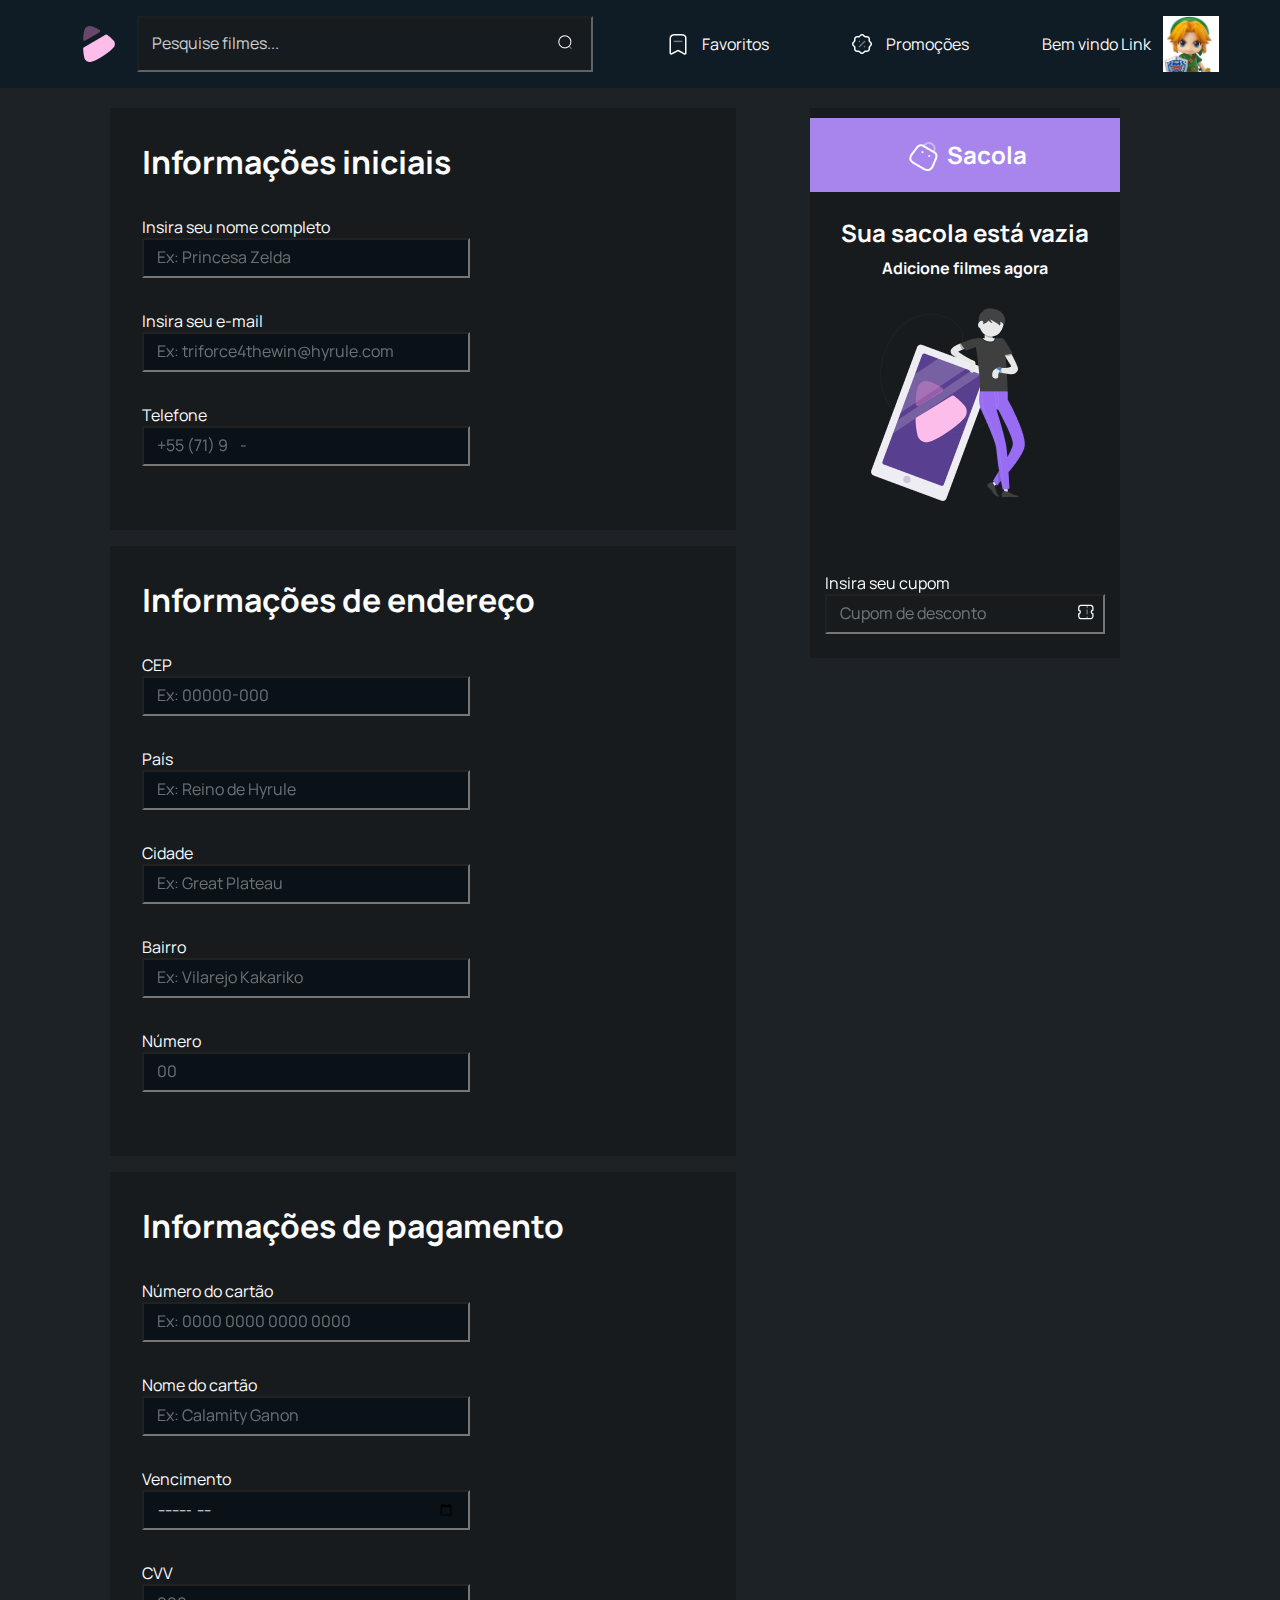
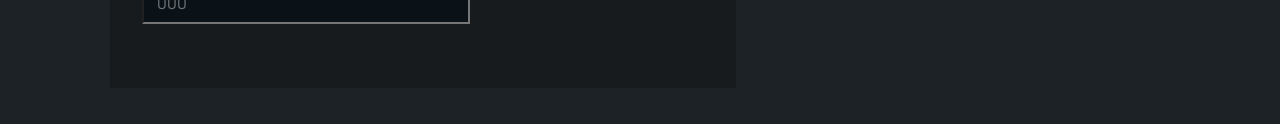
<file: index.html>
<!DOCTYPE html>
<html lang="pt-br">
<head>
    <meta charset="UTF-8">
    <meta name="viewport" content="width=device-width, initial-scale=1.0">
    <title>Preencha seus dados</title>
    <link rel="stylesheet" href="index.css">
    <link href="https://fonts.googleapis.com/css2?family=Manrope&display=swap" rel="stylesheet">
</head>
<body>
    <div class="cabecalho">
        <div class="pesquisa">
            <img src="logo.png">
            <form>
                <input placeholder="Pesquise filmes...">
                <img src="Search.png">
            </form>
        </div>
        <div class="favoritos">
            <a href="#"><img src="favoritos.png">Favoritos</a>
        </div>
        <div class="promocoes">
            <a href="#"><img src="promocoes.png">Promoções</a>
        </div>
        <div class="conta">
            <p>Bem vindo Link</p>
            <img src="conta.png">
        </div>
    </div>

    <div class="conteudo">
        <div class="formulario">
            <div class="inicial">
                <h1>Informações iniciais</h1>
                <form>
                    <div class="campo">
                        <label for="nome">Insira seu nome completo</label>
                        <input id="nome" placeholder="Ex: Princesa Zelda" required>
                    </div>
                    <div class="campo">
                        <label for="email">Insira seu e-mail</label>
                        <input id="email" inputmode="email" type="email" placeholder="Ex: triforce4thewin@hyrule.com" required>
                    </div>
                    <div class="campo">
                        <label for="telefone">Telefone</label>
                        <input id="telefone" inputmode="tel" type="tel" placeholder="+55 (71) 9    -    " required>
                    </div>
                </form>
            </div>
            <div class="endereco">
                <h1>Informações de endereço</h1>
                <form>
                    <div class="campo">
                        <label for="cep">CEP</label>
                        <input id="cep" inputmode="numeric" placeholder="Ex: 00000-000" required>
                    </div>
                    <div class="campo">
                        <label for="pais">País</label>
                        <input id="pais" placeholder="Ex: Reino de Hyrule" required>
                    </div>
                    <div class="campo">
                        <label for="cidade">Cidade</label>
                        <input id="cidade" placeholder="Ex: Great Plateau" required>
                    </div>
                    <div class="campo">
                        <label for="bairro">Bairro</label>
                        <input id="bairro" placeholder="Ex: Vilarejo Kakariko" required>
                    </div>
                    <div class="campo">
                        <label for="numero">Número</label>
                        <input id="numero" inputmode="numeric" minlength="1" placeholder="00" required>
                    </div>
                </form>
            </div>
            <div class="pagamento">
                <h1>Informações de pagamento</h1>
                <form>
                    <div class="campo">
                        <label for="numero-cartao">Número do cartão</label>
                        <input id="numero-cartao" inputmode="numeric" minlength="16" maxlength="16" placeholder="Ex: 0000 0000 0000 0000" required>
                    </div>
                    <div class="campo">
                        <label for="nome-cartao">Nome do cartão</label>
                        <input id="nome-cartao" placeholder="Ex: Calamity Ganon" required>
                    </div>
                    <div class="campo">
                        <label for="vencimento-cartao">Vencimento</label>
                        <input id="vencimento-cartao" type="month" placeholder="Ex: XX/XXXX" required>
                    </div>
                    <div class="campo">
                        <label for="cvv">CVV</label>
                        <input id="cvv" inputmode="numeric" minlength="3" maxlength="3" placeholder="000" required>
                    </div>
                </form>
            </div>
        </div>

        <div class="carrinho">
            <div class="carrinho-cabecalho">
                <img src="Bag.png">
                <h2>Sacola</h2>
            </div>
            <div class="carrinho-conteudo">
                <h2>Sua sacola está vazia</h2>
                <h4>Adicione filmes agora</h4>
                <img src="Social Media.png">
            </div>
            <div class="carrinho-rodape">
                <form>
                    <label>Insira seu cupom</label>
                    <input placeholder="Cupom de desconto">
                    <img src="Ticket.png">
                </form>
            </div>
        </div>
    </div>
</body>
</html>
</file>
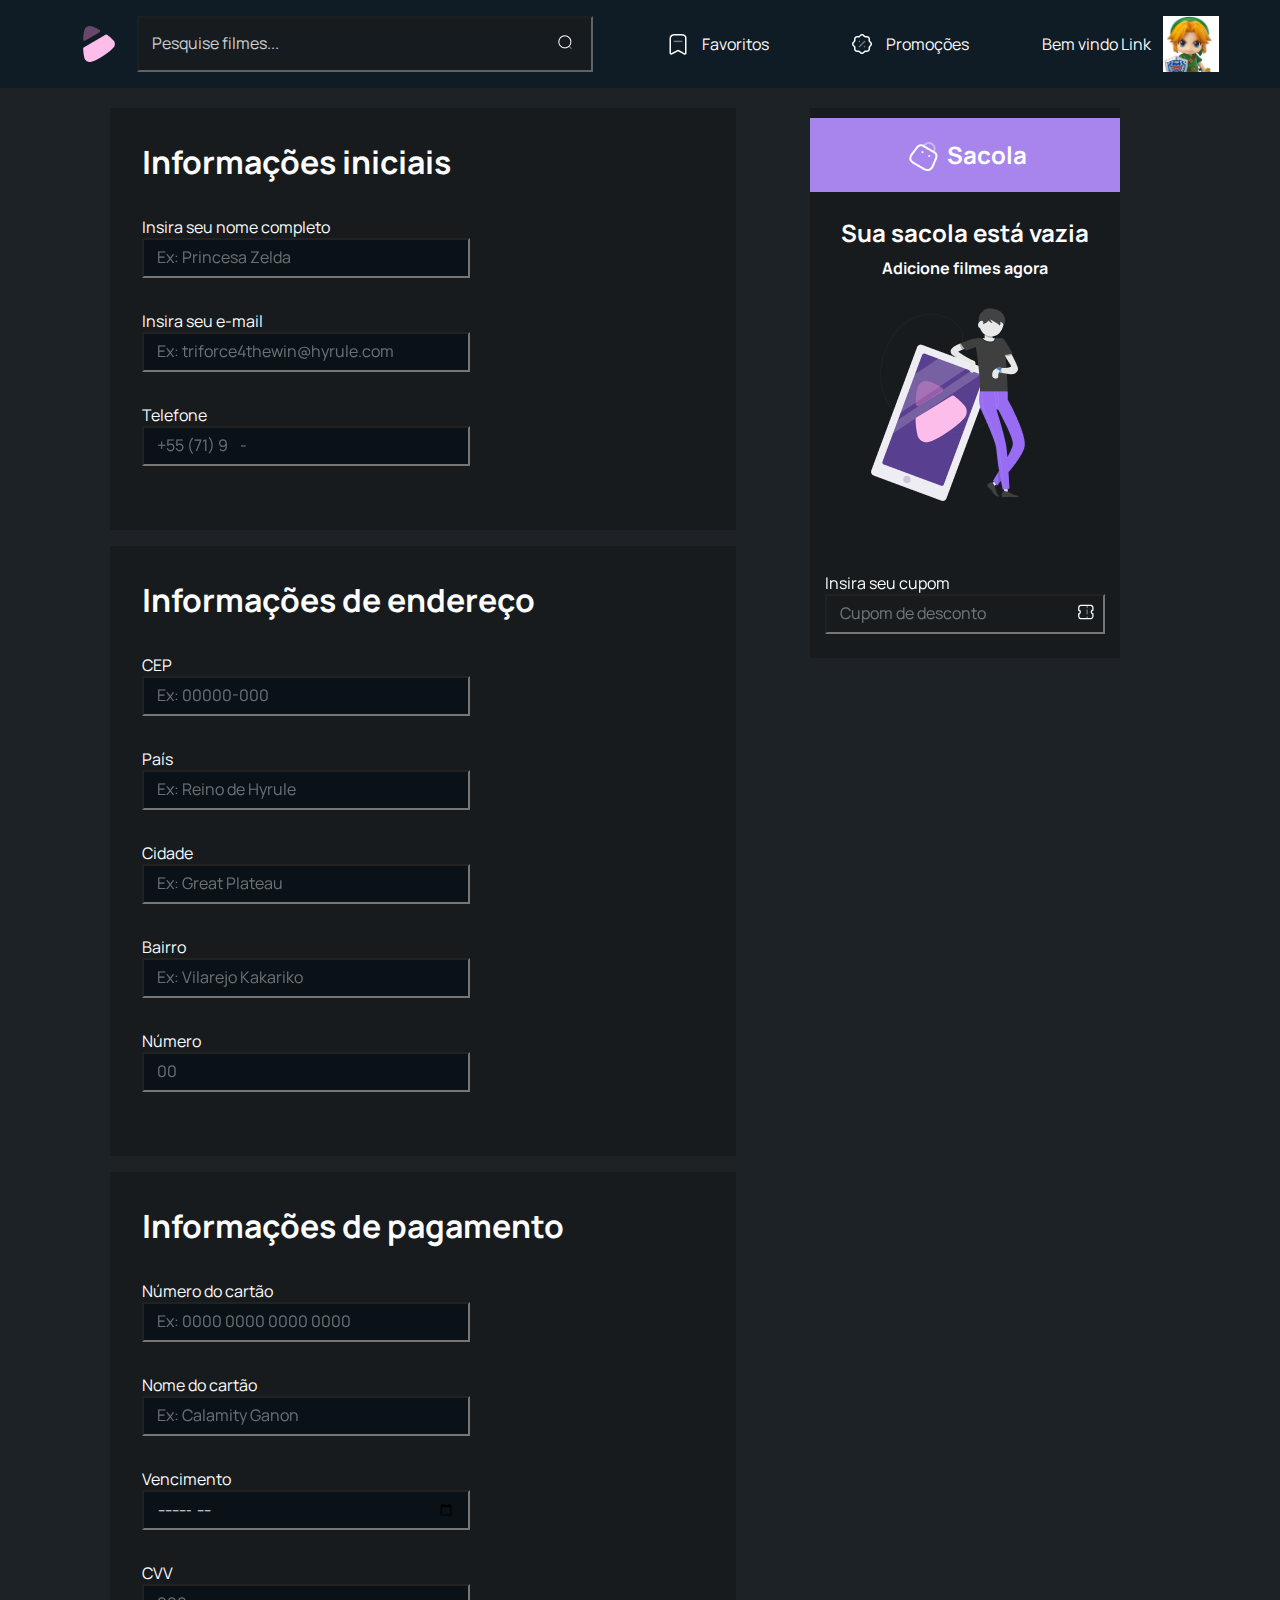
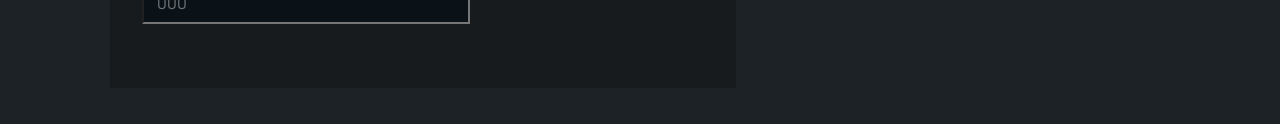
<file: pagamento.html>
<!DOCTYPE html>
<html lang="pt-br">
<head>
    <meta charset="UTF-8">
    <meta name="viewport" content="width=device-width, initial-scale=1.0">
    <title>Preencha seus dados</title>
    <link rel="stylesheet" href="pagamento.css">
    <link href="https://fonts.googleapis.com/css2?family=Manrope&display=swap" rel="stylesheet">

</head>
<body>
    <div class="cabecalho">
        <div class="pesquisa">
            <img src="logo.png">
            <form>
                <input placeholder="Pesquise filmes...">
                <img src="Search.png">
            </form>
        </div>
        <div class="favoritos">
            <a href="#"><img src="favoritos.png">Favoritos</a>
        </div>
        <div class="promocoes">
            <a href="#"><img src="promocoes.png">Promoções</a>
        </div>
        <div class="conta">
            <p>Bem vindo Link</p>
            <img src="conta.png">
        </div>
    </div>

    <div class="conteudo">
        <div class="formulario">
            <div class="inicial">
                <h1>Informações iniciais</h1>
                <form>
                    <div class="campo">
                        <label>Insira seu nome completo</label>
                        <input id="nome" placeholder="Ex: Princesa Zelda" required>
                    </div>
                    <div class="campo">
                        <label>Insira seu e-mail</label>
                        <input id="email" inputmode="email" type="email" placeholder="Ex: triforce4thewin@hyrule.com" required>
                    </div>
                    <div class="campo">
                        <label>Telefone</label>
                        <input id="telefone" inputmode="tel" type="tel" placeholder="+55 (71) 9    -    " required>
                    </div>
                </form>
            </div>
            <div class="endereco">
                <h1>Informações de endereço</h1>
                <form>
                    <div class="campo">
                        <label>CEP</label>
                        <input id="cep" inputmode="numeric" placeholder="Ex: 00000-000" required>
                    </div>
                    <div class="campo">
                        <label>País</label>
                        <input id="pais" placeholder="Ex: Reino de Hyrule" required>
                    </div>
                    <div class="campo">
                        <label>Cidade</label>
                        <input id="cidade" placeholder="Ex: Great Plateau" required>
                    </div>
                    <div class="campo">
                        <label>Bairro</label>
                        <input id="bairro" placeholder="Ex: Vilarejo Kakariko" required>
                    </div>
                    <div class="campo">
                        <label>Número</label>
                        <input id="numero" inputmode="numeric" minlength="1" placeholder="00" required>
                    </div>
                </form>
            </div>
            <div class="pagamento">
                <h1>Informações de pagamento</h1>
                <form>
                    <div class="campo">
                        <label>Número do cartão</label>
                        <input id="numero-cartao" inputmode="numeric" minlength="16" maxlength="16" placeholder="Ex: 0000 0000 0000 0000" required>
                    </div>
                    <div class="campo">
                        <label>Nome do cartão</label>
                        <input id="nome-cartao" placeholder="Ex: Calamity Ganon" required>
                    </div>
                    <div class="campo">
                        <label>Vencimento</label>
                        <input id="vencimento-cartao" type="month" placeholder="Ex: XX/XXXX" required>
                    </div>
                    <div class="campo">
                        <label>CVV</label>
                        <input id="cvv" inputmode="numeric" minlength="3" maxlength="3" placeholder="000" required>
                    </div>
                </form>
            </div>
        </div>

        <div class="carrinho">
            <div class="carrinho-cabecalho">
                <img src="Bag.png">
                <h2>Sacola</h2>
            </div>
            <div class="carrinho-conteudo">
                <h2>Sua sacola está vazia</h2>
                <h4>Adicione filmes agora</h4>
                <img src="Social Media.png">
            </div>
            <div class="carrinho-rodape">
                <form>
                    <label>Insira seu cupom</label>
                    <input placeholder="Cupom de desconto">
                    <img src="Ticket.png">
                </form>
            </div>
        </div>
    </div>
</body>
</html>
</file>
<file: index.css>
* {
    box-sizing: border-box;
    margin: 0;
    font-family: 'Manrope', sans-serif;
}
body {
    background-color: #1D2226;
}

/* Edição Cabeçalho */
.cabecalho {
    background-color: #0F1C26;
    display: flex;
    align-items: center;
    justify-content: space-evenly;
    color: #FDFDFD;
    padding: 0.5em;
    position: sticky;
    top: 0;
    flex: 0 0 auto;
}
.pesquisa {
    display: flex;
    align-items: center;
    flex: 0 0 auto;
}
.pesquisa form input {
    display: flex;
    background-color: #171B1E;
    color: #FDFDFD;
    opacity: 0.8;
    width: 456px;
    height: 56px;
    padding: 1em;
}
.pesquisa form {
    display: flex;
    position: relative;
}
.pesquisa form img {
    display: flex;
    position: absolute;
    right: 20px;
    top: 18px;
}
.pesquisa form input::placeholder {
    color: #FDFDFD;
    font-size: 16px;
    font-family: 'Manrope', sans-serif;
}
.pesquisa form input:hover, .pesquisa form input:focus {
    border: 2px solid #E183C8;
}
.favoritos img, .promocoes img {
    padding: 12px;
}
.favoritos a, .promocoes a {
    text-decoration: none;
    color: #FDFDFD;
    display: flex;
    align-items: center;
    padding: 0.5em;
}
.favoritos a:hover, .promocoes a:hover {
    color: #E183C8;
}
.conta {
    display: flex;
    align-items: center;
}
.conta p {
    padding: 0 12px;
}
.conta img {
    width: 56px;
    height: 56px;
}

/* Edição Formulário */
.conteudo {
    margin: 20px 110px;
    display: flex;
    justify-content: center;
}
.formulario {
    color: #FDFDFD;
}
h1 {
    padding-bottom: 32px;
}
.inicial, .endereco, .pagamento {
    background-color: #171B1E;
    max-width: 744px;
    margin: 0 24px 16px 0;
    padding: 32px;
}
.conteudo .formulario form {
    display: flex;
    flex-wrap: wrap;
    justify-content: space-between;
}
.campo {
    display: flex;
    flex-wrap: wrap;
    flex-direction: column;
    padding-bottom: 32px;
}
.campo input {
    background-color: #0B1217;
    color: #FDFDFD;
    width: 328px;
    height: 40px;
    padding: 1em;
}
.campo input::placeholder {
    color: #FDFDFD;
    opacity: 0.4;
    font-size: 16px;
    font-family: 'Manrope', sans-serif;
}
.campo input:hover {
    border: 2px solid #E183C8;
}

/* Edição Carrinho */
.carrinho {
    display: flex;
    flex-direction: column;
    justify-content: space-evenly;
    height: 550px;
    max-width: 312px;
    background-color: rgba(0, 0, 0, 0.2);
    margin: 0 50px;
}
.carrinho-cabecalho {
    display: flex;
    background-color: #A785ED;
    justify-content: center;
    align-items: center;
    padding: 15px;
}
.carrinho-conteudo, .carrinho-rodape {
    padding: 15px;
}
.carrinho-rodape form input {
    display: flex;
    background-color: #171B1E;
    color: #FDFDFD;
    width: 280px;
    height: 40px;
    padding: 1em;
}
.carrinho .carrinho-rodape form{
    display: flex;
    flex-direction: column;
    position: relative;
}
.carrinho .carrinho-rodape form img {
    display: flex;
    position: absolute;
    right: 10px;
    top: 30px;
}
.carrinho-rodape input::placeholder {
    color: #FDFDFD;
    opacity: 0.4;
    font-size: 16px;
    font-family: 'Manrope', sans-serif;
}
.carrinho-rodape input:hover, .carrinho-rodape input:focus {
    border: 2px solid #E183C8;
}
h2, h4 {
    text-align: center;
}
h2, h4, .carrinho-rodape form label {
    color: #FDFDFD;
}
h4 {
    padding: 0.5em;
}
</file>
<file: pagamento.css>
* {
    box-sizing: border-box;
    margin: 0;
    font-family: 'Manrope', sans-serif;
}
body {
    background-color: #1D2226;
}

/* Edição Cabeçalho */
.cabecalho {
    background-color: #0F1C26;
    display: flex;
    align-items: center;
    justify-content: space-evenly;
    color: #FDFDFD;
    padding: 0.5em;
    position: sticky;
    top: 0;
    flex: 0 0 auto;
}
.pesquisa {
    display: flex;
    align-items: center;
    flex: 0 0 auto;
}
.pesquisa form input {
    display: flex;
    background-color: #171B1E;
    color: #FDFDFD;
    opacity: 0.8;
    width: 456px;
    height: 56px;
    padding: 1em;
}
.pesquisa form {
    display: flex;
    position: relative;
}
.pesquisa form img {
    display: flex;
    position: absolute;
    right: 20px;
    top: 18px;
}
.pesquisa form input::placeholder {
    color: #FDFDFD;
    font-size: 16px;
    font-family: 'Manrope', sans-serif;
}
.pesquisa form input:hover, .pesquisa form input:focus {
    border: 2px solid #E183C8;
}
.favoritos img, .promocoes img {
    padding: 12px;
}
.favoritos a, .promocoes a {
    text-decoration: none;
    color: #FDFDFD;
    display: flex;
    align-items: center;
    padding: 0.5em;
}
.favoritos a:hover, .promocoes a:hover {
    color: #E183C8;
}
.conta {
    display: flex;
    align-items: center;
}
.conta p {
    padding: 0 12px;
}
.conta img {
    width: 56px;
    height: 56px;
}

/* Edição Formulário */
.conteudo {
    margin: 20px 110px;
    display: flex;
    justify-content: center;
}
.formulario {
    color: #FDFDFD;
}
h1 {
    padding-bottom: 32px;
}
.inicial, .endereco, .pagamento {
    background-color: #171B1E;
    max-width: 744px;
    margin: 0 24px 16px 0;
    padding: 32px;
}
.conteudo .formulario form {
    display: flex;
    flex-wrap: wrap;
    justify-content: space-between;
}
.campo {
    display: flex;
    flex-wrap: wrap;
    flex-direction: column;
    padding-bottom: 32px;
}
.campo input {
    background-color: #0B1217;
    color: #FDFDFD;
    width: 328px;
    height: 40px;
    padding: 1em;
}
.campo input::placeholder {
    color: #FDFDFD;
    opacity: 0.4;
    font-size: 16px;
    font-family: 'Manrope', sans-serif;
}
.campo input:hover {
    border: 2px solid #E183C8;
}

/* Edição Carrinho */
.carrinho {
    display: flex;
    flex-direction: column;
    justify-content: space-evenly;
    height: 550px;
    max-width: 312px;
    background-color: rgba(0, 0, 0, 0.2);
    margin: 0 50px;
}
.carrinho-cabecalho {
    display: flex;
    background-color: #A785ED;
    justify-content: center;
    align-items: center;
    padding: 15px;
}
.carrinho-conteudo, .carrinho-rodape {
    padding: 15px;
}
.carrinho-rodape form input {
    display: flex;
    background-color: #171B1E;
    color: #FDFDFD;
    width: 280px;
    height: 40px;
    padding: 1em;
}
.carrinho .carrinho-rodape form{
    display: flex;
    flex-direction: column;
    position: relative;
}
.carrinho .carrinho-rodape form img {
    display: flex;
    position: absolute;
    right: 10px;
    top: 30px;
}
.carrinho-rodape input::placeholder {
    color: #FDFDFD;
    opacity: 0.4;
    font-size: 16px;
    font-family: 'Manrope', sans-serif;
}
.carrinho-rodape input:hover, .carrinho-rodape input:focus {
    border: 2px solid #E183C8;
}
h2, h4 {
    text-align: center;
}
h2, h4, .carrinho-rodape form label {
    color: #FDFDFD;
}
h4 {
    padding: 0.5em;
}
</file>
